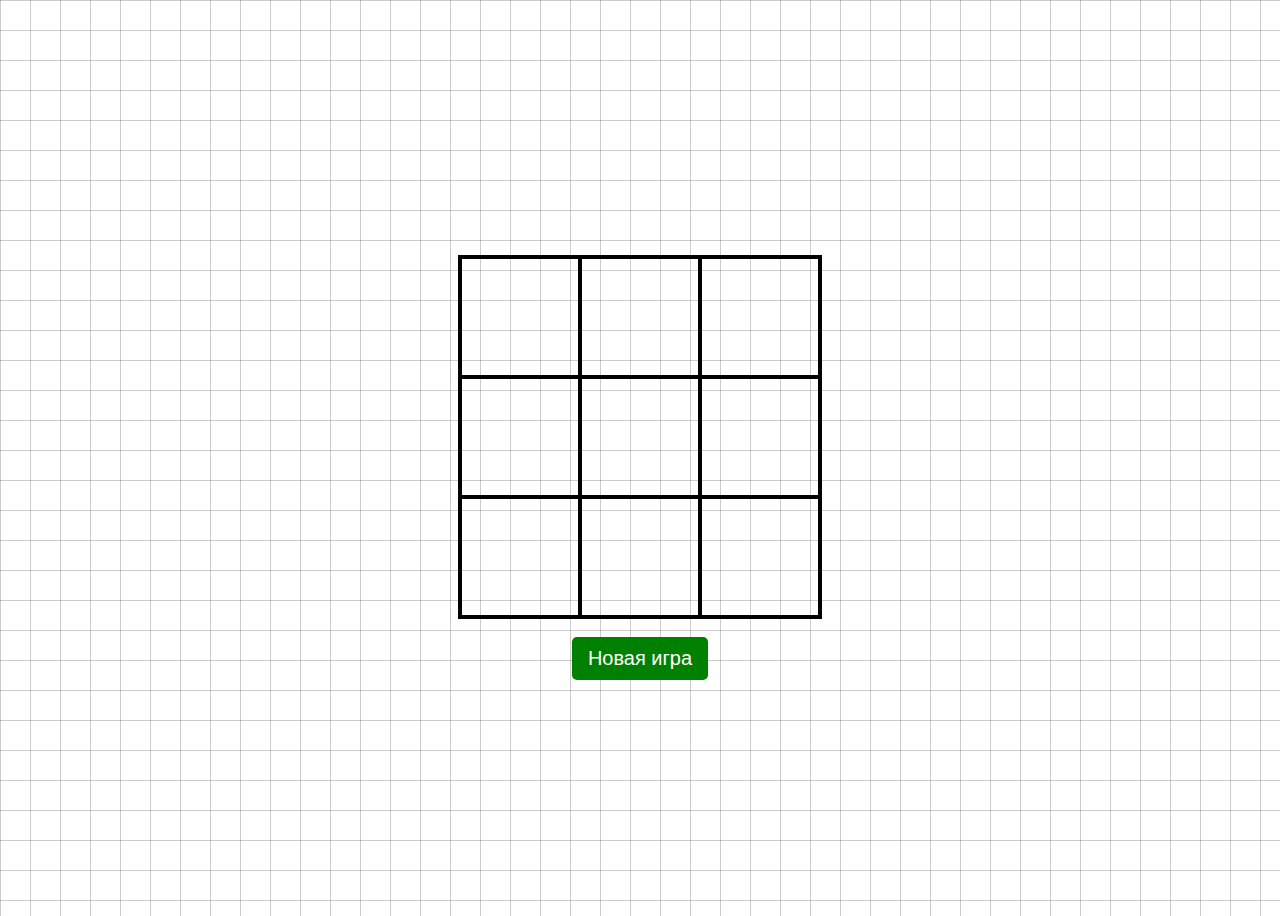
<file: lectures/1/index.html>
<!DOCTYPE html>
<html lang="en">
<head>
    <meta charset="UTF-8">
    <meta http-equiv="X-UA-Compatible" content="IE=edge">
    <meta name="viewport" content="width=device-width, initial-scale=1.0">
    <link rel="stylesheet" href="style.css">
    <title>Крестики-нолики</title>
</head>
<body>
    <div class="res"></div>
    <div class="game">
        <div class="field">
            <!--<svg class="circle">
                <circle r="45" cx="58" cy="58" stroke="blue"
                stroke-width="10"
                fill="none" />
            </svg> -->

            <!--<svg class="cross">
                <line class="first"
                x1="15" y1="15"
                x2="105" y2="105"
                stroke="red"
                stroke-width="10"
                stroke-linecap="round"/>

                <line class="second"
                x1="105" y1="15"
                x2="15" y2="105"
                stroke="red"
                stroke-width="10"
                stroke-linecap="round"/>
            </svg> -->
        </div>
        <div class="field"></div>
        <div class="field"></div>
        <div class="field"></div>
        <div class="field"></div>
        <div class="field"></div>
        <div class="field"></div>
        <div class="field"></div>
        <div class="field"></div>
    </div>
    <button class="new-game">Новая игра</button>
</body>
<script src="index.js"></script>
</html>
</file>
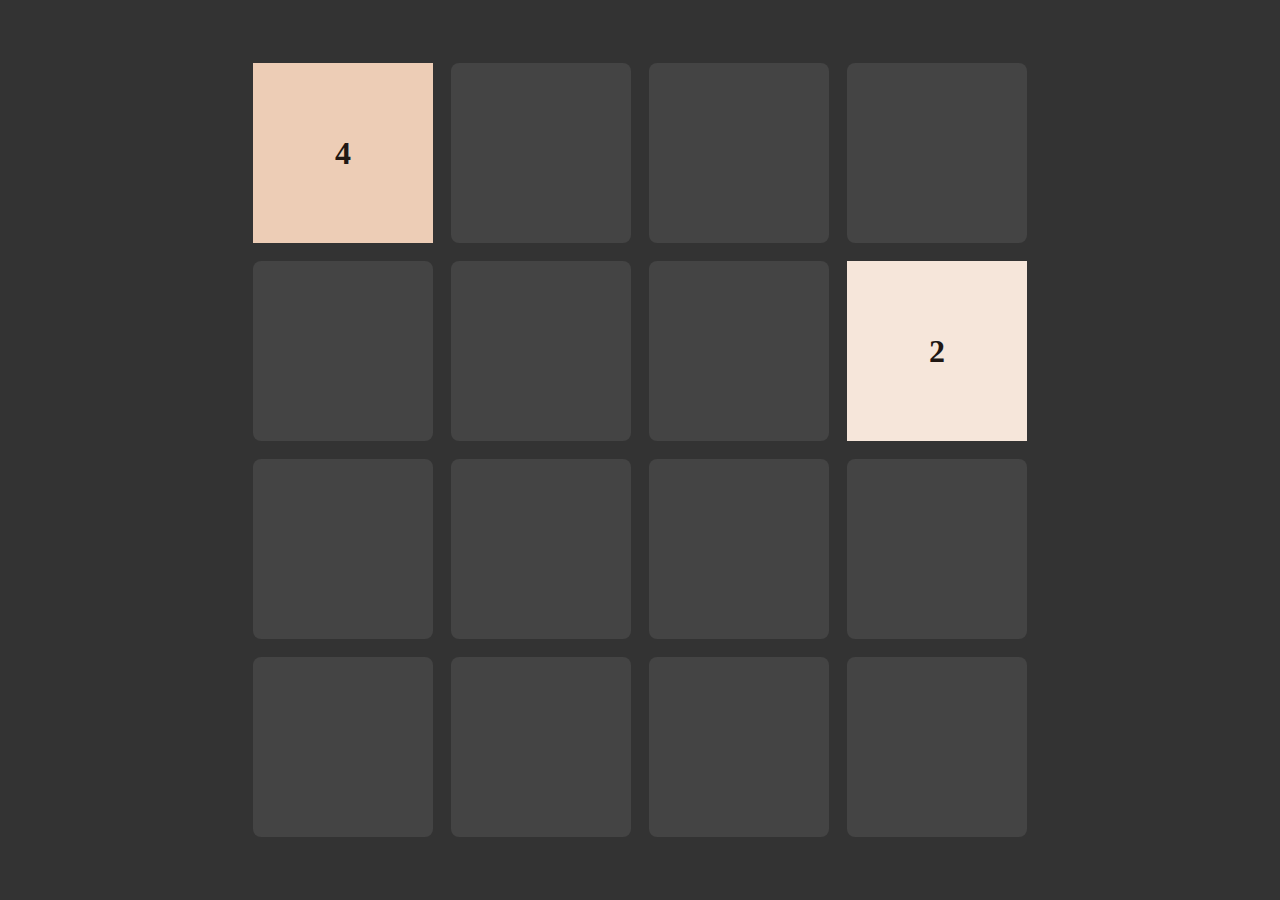
<file: lectures/2/index.html>
<!DOCTYPE html>
<html lang="en">
<head>
    <meta charset="UTF-8">
    <meta name="viewport" content="width=device-width, initial-scale=1.0">
    <link rel="stylesheet" href="style.css"/>
    <title>2048</title>
</head>
<body>
    <div class="game-board">

    </div>
</body>
<script defer src="app.js" type="module"></script>
</html>
</file>
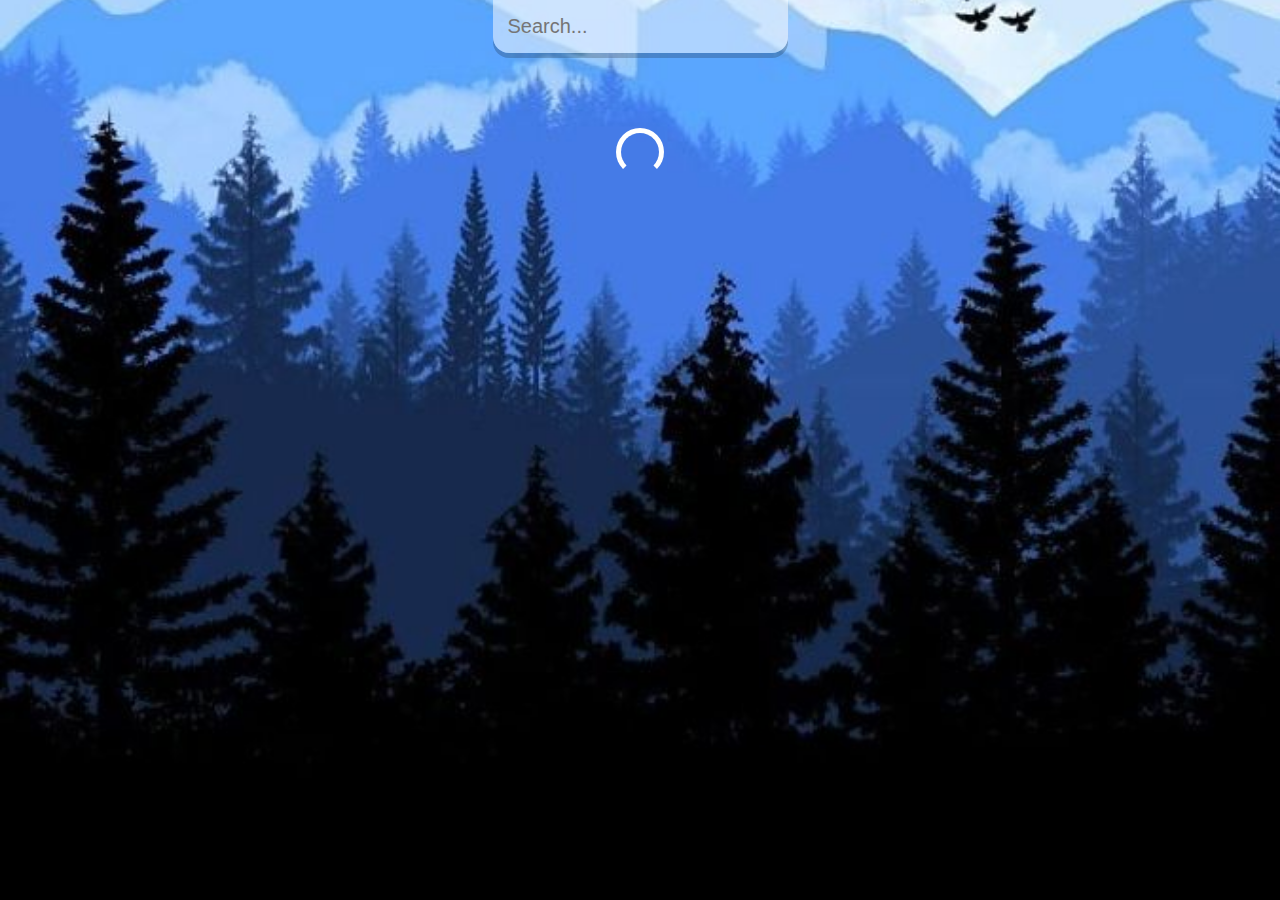
<file: lectures/3/index.html>
<!DOCTYPE html>
<html lang="en">
<head>
    <meta charset="UTF-8">
    <meta name="viewport" content="width=device-width, initial-scale=1.0">
    <link rel="stylesheet" href="style.css">
    <title>Weather</title>
</head>
<body>
    <div class="app">
        <main>
            <div class="search-box">
                <input type="text" placeholder="Search..." class="searchbar">
            </div>
            <div class="location-container">

            </div>
        </main>
    </div>
</body>
<script defer src="./main.js"></script>
</html>
</file>
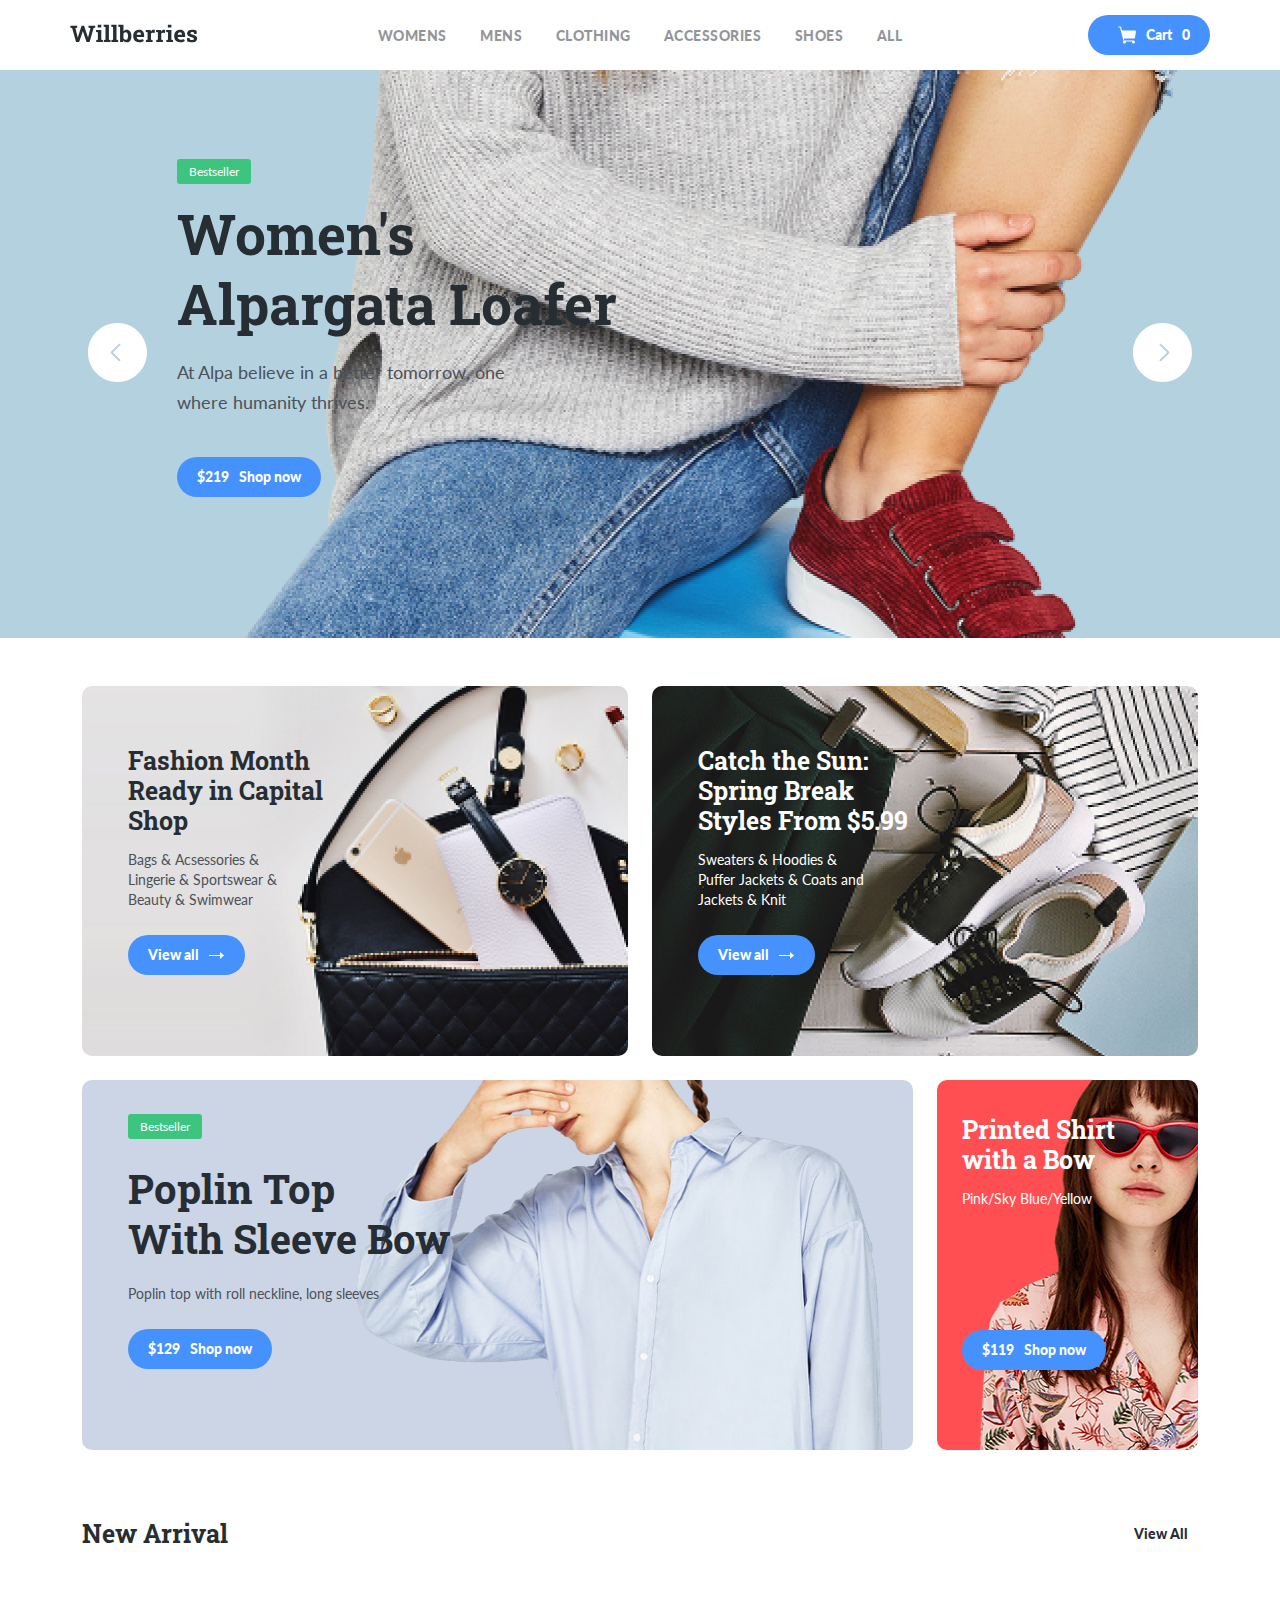
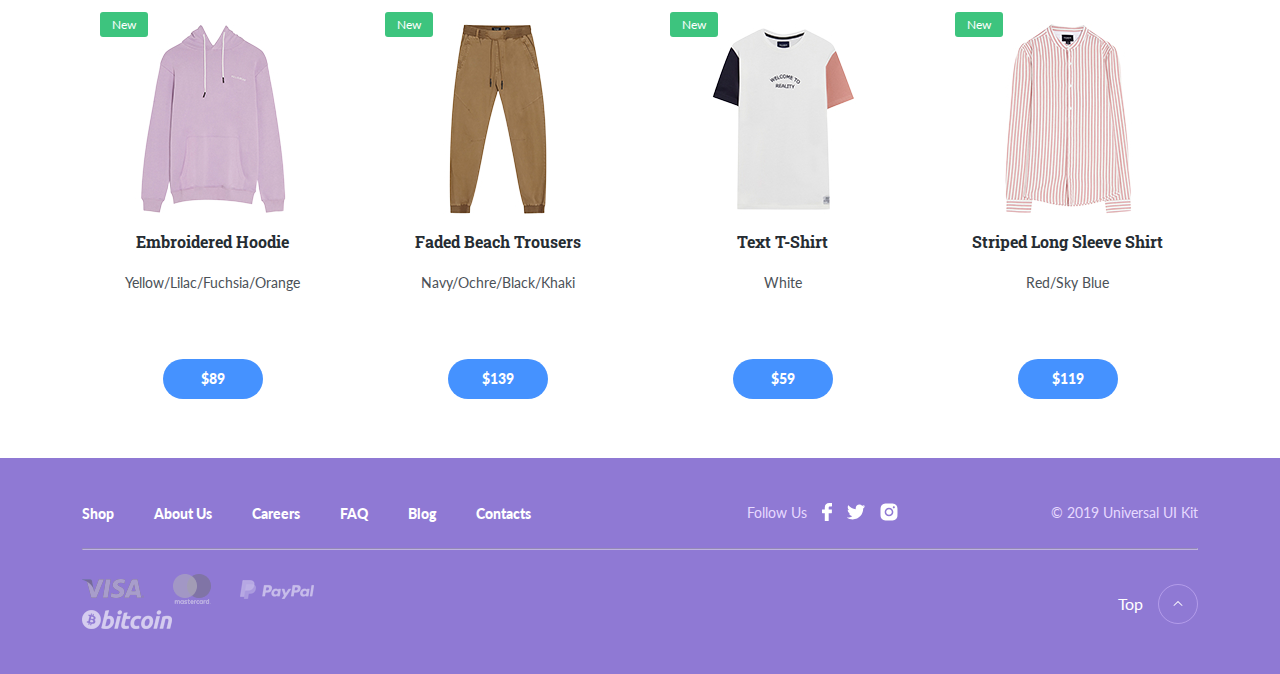
<file: lectures/4/index.html>
<!DOCTYPE html>
<html lang="en">
<head>
	<meta charset="UTF-8">
	<meta name="viewport" content="width=device-width, initial-scale=1.0">
	<title>Willberries</title>
	<link rel="preconnect" href="https://fonts.gstatic.com">
	<link rel="apple-touch-icon" sizes="180x180" href="favicon/apple-touch-icon.png">
	<link rel="icon" type="image/png" sizes="32x32" href="favicon/favicon-32x32.png">
	<link rel="icon" type="image/png" sizes="16x16" href="favicon/favicon-16x16.png">
	<link rel="mask-icon" href="favicon/safari-pinned-tab.svg" color="#5bbad5">
	<meta name="msapplication-TileColor" content="#da532c">
	<meta name="theme-color" content="#ffffff">
	<link href="https://fonts.googleapis.com/css2?family=Lato:wght@400;900&display=swap" rel="stylesheet">
	<link href="https://fonts.googleapis.com/css2?family=Roboto+Slab:wght@700&display=swap" rel="stylesheet">
	<link rel="stylesheet" href="css/bootstrap-grid.min.css">
	<link rel="stylesheet" href="css/swiper-bundle.min.css"/>
	<link rel="stylesheet" href="css/style.css">
</head>
<!-- class="show-goods" -->
<body id="body">
	<header class="container header px-4 px-md-0">
		<div class="row justify-content-between align-items-center">
			<div class="col-lg-2 col-6">
				<a href="#" class="logo-link">
					<img width="128" src="img/logo.svg" alt="logo: Willberries" class="logo-image">
				</a>
			</div>
			<div class="col-lg-6 d-none d-lg-block">
				<nav>
					<ul class="navigation d-flex justify-content-around">
						<li class="navigation-item">
							<a href="#" class="navigation-link" data-field="gender">Womens</a>
						</li>
						<li class="navigation-item">
							<a href="#" class="navigation-link" data-field="gender">Mens</a>
						</li>
						<li class="navigation-item">
							<a href="#" class="navigation-link" data-field="category">Clothing</a>
						</li>
						<li class="navigation-item">
							<a href="#" class="navigation-link" data-field="category">Accessories</a>
						</li>
						<li class="navigation-item">
							<a href="#" class="navigation-link" data-field="category">Shoes</a>
						</li>
						<li class="navigation-item">
							<a href="#" class="navigation-link" >All</a>
						</li>

					</ul>
				</nav>
			</div>
			<div class="col-lg-2 col-6 d-flex justify-content-end">
				<button class="button button-cart">
					<img class="button-icon" src="img/cart.svg" alt="icon: cart">
					<span class="button-text">Cart</span>
					<span class="button-text cart-count">0</span>
				</button>
			</div>
		</div>
		<!-- /.row -->
	</header>
	<section class="slider swiper-container">
		<div class="swiper-wrapper">
			<section class="slide slide-1 swiper-slide">
				<div class="container">
					<div class="row">
						<div class="col-lg-4 col-10 offset-lg-1">
							<span class="label">Bestseller</span>
							<h2 class="slide-title">Women's Alpargata Loafer</h2>
							<p class="slide-description">At Alpa believe in a better tomorrow, one where humanity thrives.</p>
							<button class="button add-to-cart" data-id="003">
								<span class="button-price">$219</span>
								<span class="button-text">Shop now</span>
							</button>
						</div>
						<!-- /.col-4 offset-lg-1 -->
					</div>
					<!-- /.row -->
				</div>
				<!-- /.container -->
			</section>
			<section class="slide slide-1 swiper-slide">
				<div class="container">
					<div class="row">
						<div class="col-lg-4 col-10 offset-lg-1">
							<span class="label">New</span>
							<h2 class="slide-title">Text T-Shirt</h2>
							<p class="slide-description">Women’s pearl basic knit sweater with a round neck. Available in several colours. Free shipping to stores.</p>
							<button class="button add-to-cart" data-id="004">
								<span class="button-price">$119</span>
								<span class="button-text">Shop now</span>
							</button>
						</div>
						<!-- /.col-4 offset-lg-1 -->
					</div>
					<!-- /.row -->
				</div>
				<!-- /.container -->
			</section>
			<section class="slide slide-1 swiper-slide">
				<div class="container">
					<div class="row">
						<div class="col-lg-4 col-10 offset-lg-1">
							<span class="label">Bestseller</span>
							<h2 class="slide-title">Sweater Choker Neck</h2>
							<p class="slide-description">Women’s pearl basic knit sweater with a round neck. Available in several colours. Free shipping to stores.</p>
							<button class="button add-to-cart" data-id="005">
								<span class="button-price">$319</span>
								<span class="button-text">Shop now</span>
							</button>
						</div>
						<!-- /.col-4 offset-lg-1 -->
					</div>
					<!-- /.row -->
				</div>
				<!-- /.container -->
			</section>
		</div>
		<!-- /.swiper-wrapper -->
		<div class="slider-nav">
			<div class="container">
				<div class="row justify-content-between">
					<div class="col-1">
						<button class="slider-button slider-button-prev">
							<img src="img/arrow-prev.svg" alt="icon: arrow-prev">
						</button>
					</div>
					<!-- /.col-1 -->
					<div class="col-1">
						<button class="slider-button slider-button-next">
							<img src="img/arrow-next.svg" alt="icon: arrow-prev">
						</button>
					</div>
					<!-- /.col-1 -->
				</div>
				<!-- /.row -->
			</div>
			<!-- /.container -->
		</div>
		<!-- /.slider-nav -->
	</section>
	<!-- /.slider -->
	<section class="special-offers container pt-5 pb-4">
		<div class="row mb-4">
			<div class="col-xl-6">
				<div class="card card-1 mb-4">
					<h3 class="card-title">Fashion Month Ready in Capital Shop</h3>
					<p class="card-text">Bags & Acsessories & Lingerie & Sportswear & Beauty & Swimwear</p>
					<button class="button">
						<span class="button-text">View all</span>
						<img src="img/arrow.svg" alt="icon: arrow" class="button-icon">
					</button>
				</div>
				<!-- /.card -->
			</div>
			<!-- /.col-6 -->
			<div class="col-xl-6">
				<div class="card card-2 mb-4">
					<h3 class="card-title text-light">Catch the Sun: Spring Break Styles From $5.99</h3>
					<p class="card-text text-light">Sweaters & Hoodies & Puffer Jackets & Coats and Jackets & Knit</p>
					<button class="button">
						<span class="button-text">View all</span>
						<img src="img/arrow.svg" alt="icon: arrow" class="button-icon">
					</button>
				</div>
				<!-- /.card -->
			</div>
			<!-- /.col-6 -->
			<div class="col-xl-9 col-lg-6 mb-4">
				<div class="card card-3">
					<span class="label">Bestseller</span>
					<h3 class="card-title large">Poplin Top <br>With Sleeve Bow</h3>
					<p class="card-text large">Poplin top with roll neckline, long sleeves</p>
					<button class="button add-to-cart" data-id="002">
						<span class="button-price">$129</span>
						<span class="button-text">Shop now</span>
					</button>
				</div>
				<!-- /.card -->
			</div>
			<!-- /.col-9 -->
			<div class="col-xl-3 col-lg-6">
				<div class="card card-4">
					<h3 class="card-title text-light mw-160">Printed Shirt with a Bow</h3>
					<p class="card-text text-light">Pink/Sky Blue/Yellow</p>
					<button class="button add-to-cart button-four" data-id="009">
						<span class="button-price">$119</span>
						<span class="button-text">Shop now</span>
					</button>
				</div>
				<!-- /.card -->
			</div>
			<!-- /.col-3 -->
		</div>
		<!-- /.row -->
		<div class="row align-items-center mb-4">
			<div class="col-9">
				<h2 class="section-title">New Arrival</h2>
			</div>
			<!-- /.col-9 -->
			<div class="col-3 d-flex justify-content-end">
				<a href="#" class="more">View All</a>
			</div>
			<!-- /.col-3 -->
		</div>
		<!-- /.row -->
		<div class="short-goods row">
			<div class="col-lg-3 col-sm-6">
				<div class="goods-card">
					<span class="label">New</span>
					<!-- /.label --><img src="img/image-119.jpg" alt="image: Hoodie" class="goods-image">
					<h3 class="goods-title">Embroidered Hoodie</h3>
					<!-- /.goods-title -->
					<p class="goods-description">Yellow/Lilac/Fuchsia/Orange</p>
					<!-- /.goods-description -->
					<!-- /.goods-price -->
					<button class="button goods-card-btn add-to-cart" data-id="012">
						<span class="button-price">$89</span>
					</button>
				</div>
				<!-- /.goods-card -->
			</div>
			<!-- /.col-3 -->
			<div class="col-lg-3 col-sm-6">
				<div class="goods-card">
					<span class="label">New</span>
					<!-- /.label --><img src="img/image-120.jpg" alt="image: Faded Beach Trousers" class="goods-image">
					<h3 class="goods-title">Faded Beach Trousers</h3>
					<!-- /.goods-title -->
					<p class="goods-description">Navy/Ochre/Black/Khaki</p>
					<!-- /.goods-description -->
					<button class="button goods-card-btn add-to-cart" data-id="011">
						<span class="button-price">$139</span>
					</button>
					<!-- /.goods-price -->
				</div>
				<!-- /.goods-card -->
			</div>
			<!-- /.col-3 -->
			<div class="col-lg-3 col-sm-6">
				<div class="goods-card">
					<span class="label">New</span>
					<!-- /.label --><img src="img/image-121.jpg" alt="image: Text T-Shirt" class="goods-image">
					<h3 class="goods-title">Text T-Shirt</h3>
					<!-- /.goods-title -->
					<p class="goods-description">White</p>
					<!-- /.goods-description -->
					<button class="button goods-card-btn add-to-cart" data-id="010">
						<span class="button-price">$59</span>
					</button>
					<!-- /.goods-price -->
				</div>
				<!-- /.goods-card -->
			</div>
			<!-- /.col-3 -->
			<div class="col-lg-3 col-sm-6">
				<div class="goods-card">
					<span class="label">New</span>
					<!-- /.label --><img src="img/image-122.jpg" alt="image: Striped Long Sleeve Shirt" class="goods-image">
					<h3 class="goods-title">Striped Long Sleeve Shirt</h3>
					<!-- /.goods-title -->
					<p class="goods-description">Red/Sky Blue</p>
					<!-- /.goods-description -->
					<button class="button goods-card-btn add-to-cart" data-id="001">
						<span class="button-price">$119</span>
					</button>
					<!-- /.goods-price -->
				</div>
				<!-- /.goods-card -->
			</div>
			<!-- /.col-3 -->
		</div>
		<!-- /.row -->
	</section>
	<!-- /.container -->
	<section class="long-goods">
		<div class="container">
			<div class="row align-items-center mb-4">
				<div class="col-12">
					<h2 class="section-title">Category</h2>
				</div>
				<!-- /.col-12 -->
			</div>
			<div class="row long-goods-list">
				<div class="col-lg-3 col-sm-6">
					<div class="goods-card">
						<span class="label">New</span>
						<!-- /.label --><img src="img/image-119.jpg" alt="image: Hoodie" class="goods-image">
						<h3 class="goods-title">Embroidered Hoodie</h3>
						<!-- /.goods-title -->
						<p class="goods-description">Yellow/Lilac/Fuchsia/Orange</p>
						<!-- /.goods-description -->
						<!-- /.goods-price -->
						<button class="button goods-card-btn add-to-cart" data-id="007">
							<span class="button-price">$89</span>
						</button>
					</div>
					<!-- /.goods-card -->
				</div>
				<!-- /.col-3 -->
				<div class="col-lg-3 col-sm-6">
					<div class="goods-card">
						<span class="label">New</span>
						<!-- /.label --><img src="img/image-120.jpg" alt="image: Faded Beach Trousers" class="goods-image">
						<h3 class="goods-title">Faded Beach Trousers</h3>
						<!-- /.goods-title -->
						<p class="goods-description">Navy/Ochre/Black/Khaki</p>
						<!-- /.goods-description -->
						<button class="button goods-card-btn add-to-cart" data-id="007">
							<span class="button-price">$139</span>
						</button>
						<!-- /.goods-price -->
					</div>
					<!-- /.goods-card -->
				</div>
				<!-- /.col-3 -->
				<div class="col-lg-3 col-sm-6">
					<div class="goods-card">
						<span class="label">New</span>
						<!-- /.label --><img src="img/image-121.jpg" alt="image: Text T-Shirt" class="goods-image">
						<h3 class="goods-title">Text T-Shirt</h3>
						<!-- /.goods-title -->
						<p class="goods-description">White</p>
						<!-- /.goods-description -->
						<button class="button goods-card-btn add-to-cart" data-id="007">
							<span class="button-price">$59</span>
						</button>
						<!-- /.goods-price -->
					</div>
					<!-- /.goods-card -->
				</div>
				<!-- /.col-3 -->
				<div class="col-lg-3 col-sm-6">
					<div class="goods-card">
						<span class="label">New</span>
						<!-- /.label --><img src="img/image-122.jpg" alt="image: Striped Long Sleeve Shirt" class="goods-image">
						<h3 class="goods-title">Striped Long Sleeve Shirt</h3>
						<!-- /.goods-title -->
						<p class="goods-description">Red/Sky Blue</p>
						<!-- /.goods-description -->
						<button class="button goods-card-btn add-to-cart" data-id="001">
							<span class="button-price">$119</span>
						</button>
						<!-- /.goods-price -->
					</div>
					<!-- /.goods-card -->
				</div>
				<!-- /.col-3 -->
				<div class="col-lg-3 col-sm-6">
					<div class="goods-card">
						<span class="label">New</span>
						<!-- /.label --><img src="img/image-119.jpg" alt="image: Hoodie" class="goods-image">
						<h3 class="goods-title">Embroidered Hoodie</h3>
						<!-- /.goods-title -->
						<p class="goods-description">Yellow/Lilac/Fuchsia/Orange</p>
						<!-- /.goods-description -->
						<!-- /.goods-price -->
						<button class="button goods-card-btn add-to-cart" data-id="007">
							<span class="button-price">$89</span>
						</button>
					</div>
					<!-- /.goods-card -->
				</div>
				<!-- /.col-3 -->
				<div class="col-lg-3 col-sm-6">
					<div class="goods-card">
						<span class="label">New</span>
						<!-- /.label --><img src="img/image-120.jpg" alt="image: Faded Beach Trousers" class="goods-image">
						<h3 class="goods-title">Faded Beach Trousers</h3>
						<!-- /.goods-title -->
						<p class="goods-description">Navy/Ochre/Black/Khaki</p>
						<!-- /.goods-description -->
						<button class="button goods-card-btn add-to-cart" data-id="007">
							<span class="button-price">$139</span>
						</button>
						<!-- /.goods-price -->
					</div>
					<!-- /.goods-card -->
				</div>
				<!-- /.col-3 -->
				<div class="col-lg-3 col-sm-6">
					<div class="goods-card">
						<span class="label">New</span>
						<!-- /.label --><img src="img/image-121.jpg" alt="image: Text T-Shirt" class="goods-image">
						<h3 class="goods-title">Text T-Shirt</h3>
						<!-- /.goods-title -->
						<p class="goods-description">White</p>
						<!-- /.goods-description -->
						<button class="button goods-card-btn add-to-cart" data-id="007">
							<span class="button-price">$59</span>
						</button>
						<!-- /.goods-price -->
					</div>
					<!-- /.goods-card -->
				</div>
				<!-- /.col-3 -->
				<div class="col-lg-3 col-sm-6">
					<div class="goods-card">
						<span class="label">New</span>
						<!-- /.label --><img src="img/image-122.jpg" alt="image: Striped Long Sleeve Shirt" class="goods-image">
						<h3 class="goods-title">Striped Long Sleeve Shirt</h3>
						<!-- /.goods-title -->
						<p class="goods-description">Red/Sky Blue</p>
						<!-- /.goods-description -->
						<button class="button goods-card-btn add-to-cart" data-id="001">
							<span class="button-price">$119</span>
						</button>
						<!-- /.goods-price -->
					</div>
					<!-- /.goods-card -->
				</div>
				<!-- /.col-3 -->
				<div class="col-lg-3 col-sm-6">
					<div class="goods-card">
						<span class="label">New</span>
						<!-- /.label --><img src="img/image-119.jpg" alt="image: Hoodie" class="goods-image">
						<h3 class="goods-title">Embroidered Hoodie</h3>
						<!-- /.goods-title -->
						<p class="goods-description">Yellow/Lilac/Fuchsia/Orange</p>
						<!-- /.goods-description -->
						<!-- /.goods-price -->
						<button class="button goods-card-btn add-to-cart" data-id="007">
							<span class="button-price">$89</span>
						</button>
					</div>
					<!-- /.goods-card -->
				</div>
				<!-- /.col-3 -->
				<div class="col-lg-3 col-sm-6">
					<div class="goods-card">
						<span class="label">New</span>
						<!-- /.label --><img src="img/image-120.jpg" alt="image: Faded Beach Trousers" class="goods-image">
						<h3 class="goods-title">Faded Beach Trousers</h3>
						<!-- /.goods-title -->
						<p class="goods-description">Navy/Ochre/Black/Khaki</p>
						<!-- /.goods-description -->
						<button class="button goods-card-btn add-to-cart" data-id="007">
							<span class="button-price">$139</span>
						</button>
						<!-- /.goods-price -->
					</div>
					<!-- /.goods-card -->
				</div>
				<!-- /.col-3 -->
				<div class="col-lg-3 col-sm-6">
					<div class="goods-card">
						<span class="label">New</span>
						<!-- /.label --><img src="img/image-121.jpg" alt="image: Text T-Shirt" class="goods-image">
						<h3 class="goods-title">Text T-Shirt</h3>
						<!-- /.goods-title -->
						<p class="goods-description">White</p>
						<!-- /.goods-description -->
						<button class="button goods-card-btn add-to-cart" data-id="007">
							<span class="button-price">$59</span>
						</button>
						<!-- /.goods-price -->
					</div>
					<!-- /.goods-card -->
				</div>
				<!-- /.col-3 -->
				<div class="col-lg-3 col-sm-6">
					<div class="goods-card">
						<span class="label">New</span>
						<!-- /.label --><img src="img/image-122.jpg" alt="image: Striped Long Sleeve Shirt" class="goods-image">
						<h3 class="goods-title">Striped Long Sleeve Shirt</h3>
						<!-- /.goods-title -->
						<p class="goods-description">Red/Sky Blue</p>
						<!-- /.goods-description -->
						<button class="button goods-card-btn add-to-cart" data-id="001">
							<span class="button-price">$119</span>
						</button>
						<!-- /.goods-price -->
					</div>
					<!-- /.goods-card -->
				</div>
				<!-- /.col-3 -->
			</div>
		</div>

	</section>
	<footer class="footer">
		<div class="container">
			<div class="row">
				<div class="col-xl-7 mb-4 mb-xl-0">
					<nav>
						<ul class="footer-menu d-sm-flex">
							<li class="footer-menu-item"><a href="#" class="footer-menu-link">Shop</a></li>
							<li class="footer-menu-item"><a href="#" class="footer-menu-link">About Us</a></li>
							<li class="footer-menu-item"><a href="#" class="footer-menu-link">Careers</a></li>
							<li class="footer-menu-item"><a href="#" class="footer-menu-link">FAQ </a></li>
							<li class="footer-menu-item"><a href="#" class="footer-menu-link">Blog</a></li>
							<li class="footer-menu-item"><a href="#" class="footer-menu-link">Contacts</a></li>
						</ul>
					</nav>
				</div>
				<!-- /.col-7 -->
				<div class="col-lg-3 d-flex align-items-center">
					<span class="footer-text">Follow Us</span>
					<span class="footer-social d-inline-flex align-items-center">
            <a href="#" class="social-link">
              <img src="img/Facebook.svg" alt="Facebook">
            </a>
            <a href="#" class="social-link">
              <img src="img/Twitter.svg" alt="Twitter">
            </a>
            <a href="#" class="social-link">
              <img src="img/Instagram.svg" alt="Instagram">
            </a>
          </span>
				</div>
				<!-- /.col-3 -->
				<div class="col-xl-2 col-lg-3 d-flex justify-content-lg-end mt-4 mt-lg-0">
					<span class="footer-text">© 2019 Universal UI Kit</span>
				</div>
				<!-- /.col-2 -->
			</div>
			<!-- /.row -->
			<hr class="footer-line mt-4 mb-4">
			<div class="row justify-content-between">
				<div class="col-lg-4 col-sm-9">
					<img class="payment-logo" src="img/visa.png" alt="visa logo">
					<img class="payment-logo" src="img/master-card.png" alt="master card logo">
					<img class="payment-logo" src="img/paypal.png" alt="paypal logo ">
					<img class="payment-logo" src="img/bitcoin.png" alt="bitcoin logo">
				</div>
				<!-- /.col-4 -->
				<div class="col-lg-2 col-sm-1 d-flex justify-content-end">
					<a href="#body" class="scroll-link top-link d-flex align-items-center">
						<span class="top-link-text">Top</span>
						<img src="img/top.svg" alt="icon: arrow top">
					</a>
				</div>
				<!-- /.col-2 -->
			</div>
			<!-- /.row -->
		</div>
		<!-- /.container -->
	</footer>
	<div class="overlay" id="modal-cart">
		<div class="modal">
			<header class="modal-header">
				<h2 class="modal-title">Cart</h2>
				<button class="modal-close">x</button>
			</header>
			<table class="cart-table">
				<colgroup>
					<col class="col-goods">
					<col class="col-price">
					<col class="col-minus">
					<col class="col-qty">
					<col class="col-plus">
					<col class="col-total-price">
					<col class="col-delete">
				</colgroup>
				<thead>
				<tr>
					<th>Good(s)</th>
					<th>Price</th>
					<th colspan="3">Qty.</th>
					<th colspan="2">Total</th>
				</tr>
				</thead>
				<tbody class="cart-table__goods">
				



				</tbody>
				<tfoot>
				<tr>
					<th colspan="5">Total:</th>
					<th class="card-table__total" colspan="2"></th>
				</tr>

				</tfoot>
			</table>
			<form class="modal-form" action="">
				<input class="modal-input" type="text" placeholder="Имя" name="nameCustomer">
				<input class="modal-input" type="text" placeholder="Телефон" name="phoneCustomer">
				<button class="button cart-buy">
					<span class="button-text">Checkout</span>
				</button>
			</form>
		</div>
	</div>
	<script src="js/swiper-bundle.min.js"></script>
	<script src="js/main.js"></script>
</body>
</html>
</file>
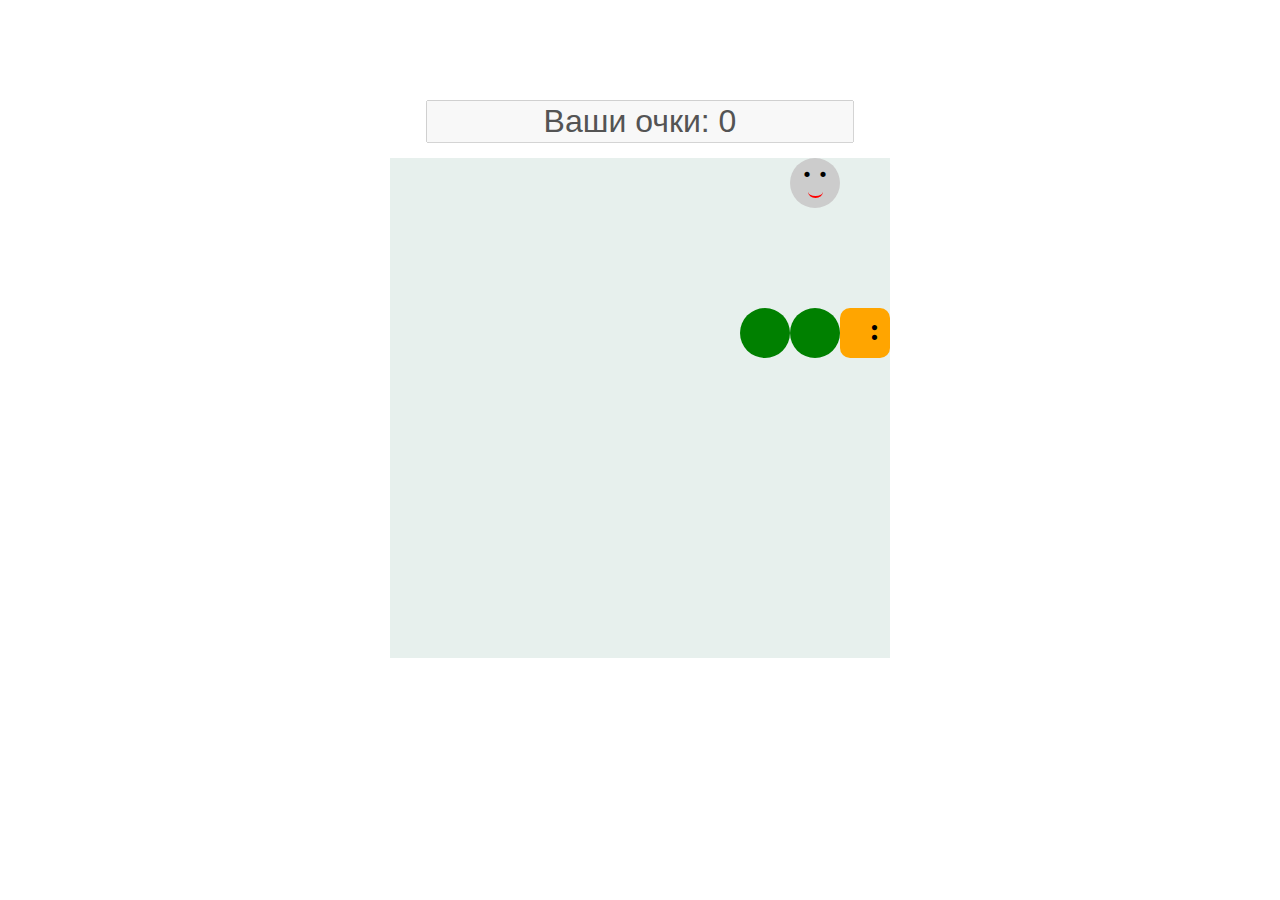
<file: lectures/5/index.html>
<!DOCTYPE html>
<html lang="en">
<head>
    <meta charset="UTF-8">
    <meta name="viewport" content="width=device-width, initial-scale=1.0">
    <link rel="stylesheet" href="style.css">
    <title>Змейка</title>
</head>
<body>
    
</body>
<script src="script.js"></script>
</html>
</file>
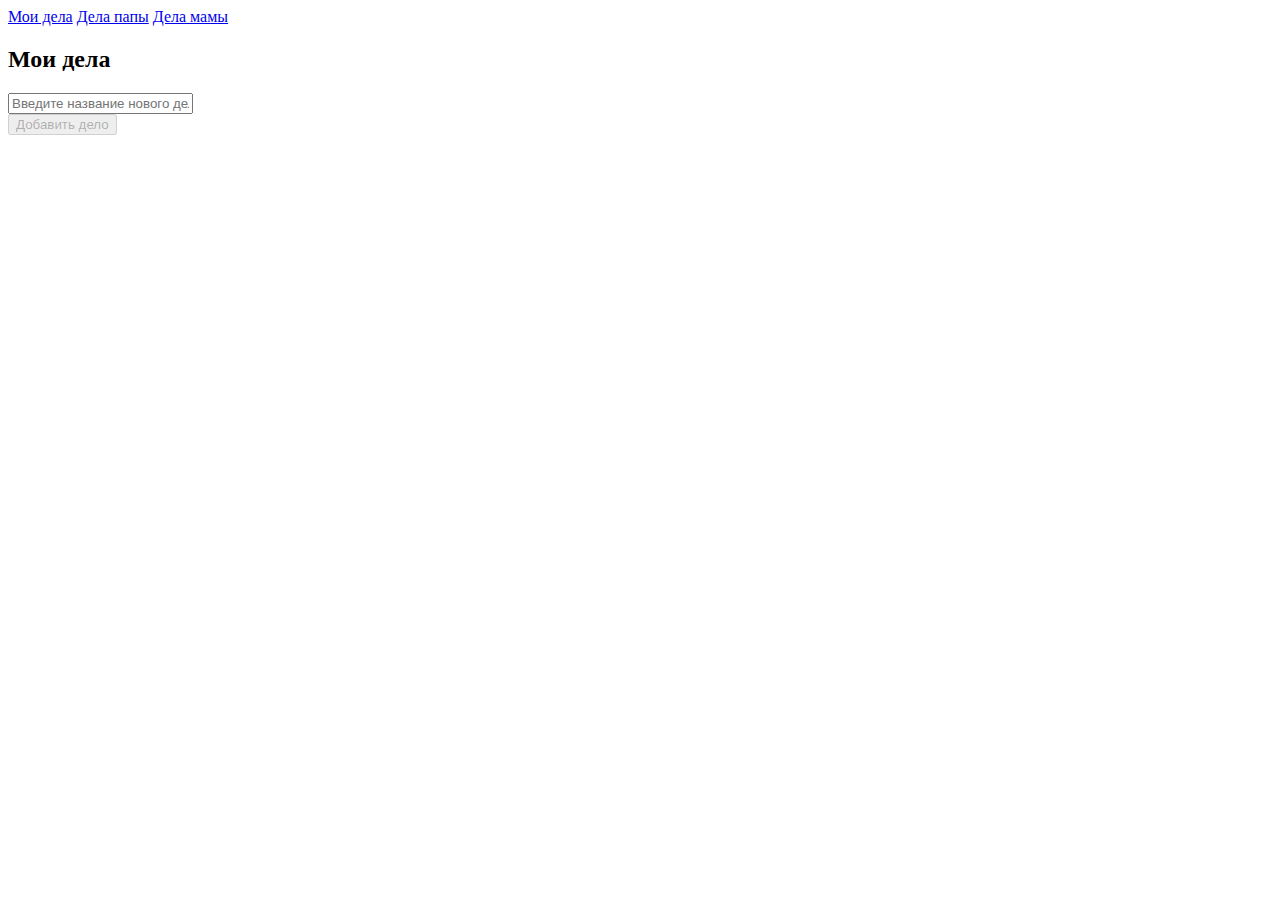
<file: Skillbox JavaScript/mod8/index.html>
<!DOCTYPE html>
<html lang="ru">
<head>
    <title>TODO</title>
    <meta charset="UTF-8">
    <meta name="viewport" content="width=device-width, initial-scale=1, shrink-to-fit=no">
    <link rel="stylesheet"
          href="https://cdn.jsdelivr.net/npm/bootstrap@4.5.3/dist/css/bootstrap.min.css"
          integrity="sha384-TX8t27EcRE3e/ihU7zmQxVncDAy5uIKz4rEkgIXeMed4M0jlfIDPvg6uqKI2xXr2"
          crossorigin="anonymous">
    <script defer src="todo-app.js"></script>
</head>
<body>
<div class="container mb-5">
    <nav class="nav">
        <a class="nav-link" href="index.html">Мои дела</a>
        <a class="nav-link" href="dad.html">Дела папы</a>
        <a class="nav-link" href="mom.html">Дела мамы</a>
    </nav>
</div>
<div id="todo-app" class="container"></div>
</body>
</html>
</file>
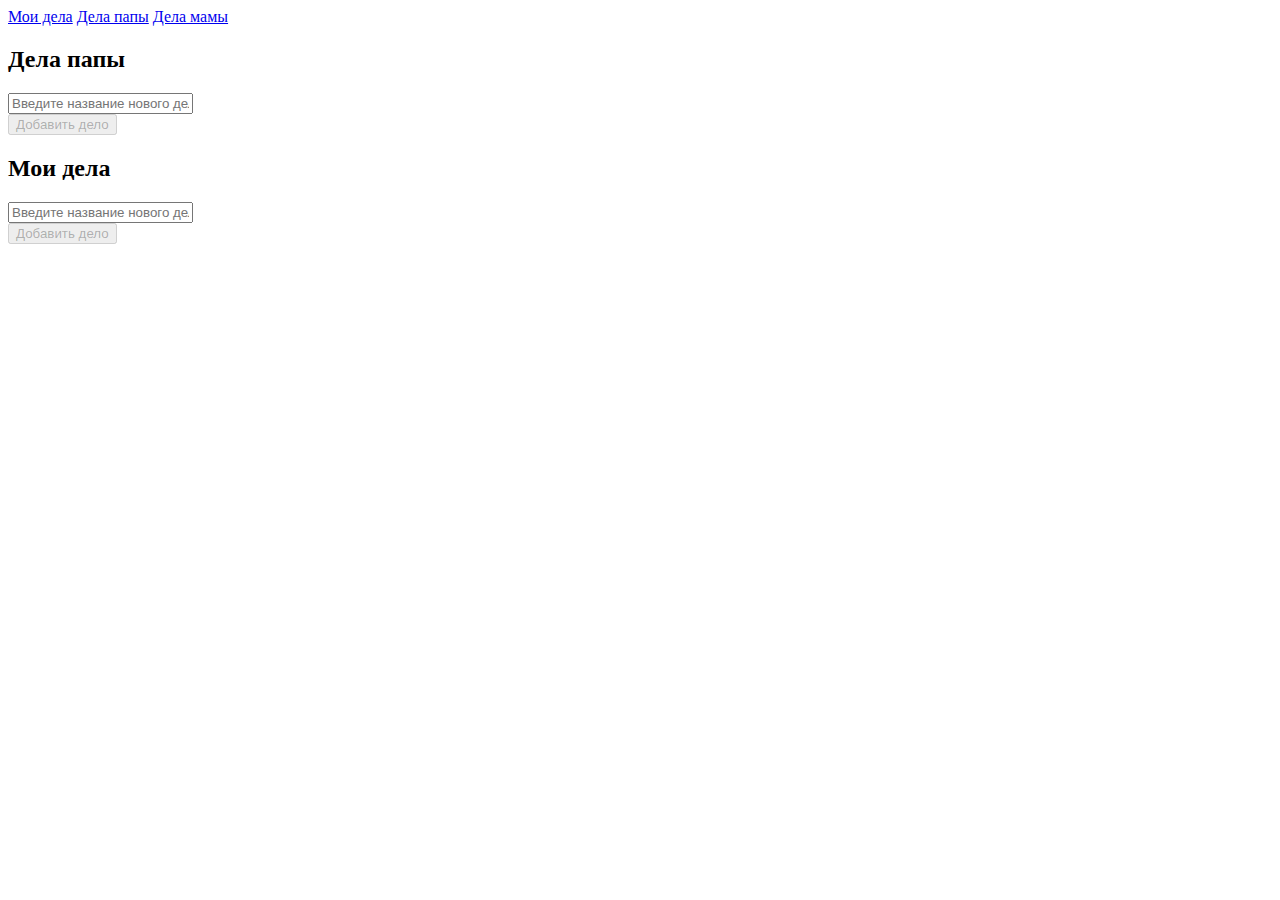
<file: Skillbox JavaScript/mod8/dad.html>
<!DOCTYPE html>
<html lang="ru">
    <head>
        <title>TODO</title>
        <meta charset="UTF-8">
        <meta name="viewport"
            content="width=device-width, initial-scale=1, shrink-to-fit=no">
        <link
            rel="stylesheet"
            href="https://cdn.jsdelivr.net/npm/bootstrap@4.5.3/dist/css/bootstrap.min.css" 
            integrity="sha384-TX8t27EcRE3e/ihU7zmQxVncDAy5uIKz4rEkgIXeMed4M0jlfIDPvg6uqKI2xXr2"
            crossorigin="anonymous">
        <script defer src="todo-app.js"></script>
        <script>
            document.addEventListener('DOMContentLoaded', function(){
                createTodoApp(document.getElementById('todo-app'), 'Дела папы');
            });
        </script>
    </head>
    <body>
        <div class="container mb-5">
            <nav class="nav">
                <a class="nav-link" href="index.html">Мои дела</a>
                <a class="nav-link" href="dad.html">Дела папы</a>
                <a class="nav-link" href="mom.html">Дела мамы</a>
            </nav>
        </div>
        <div id="todo-app" class="container"></div>
    </body>
</html>
</file>
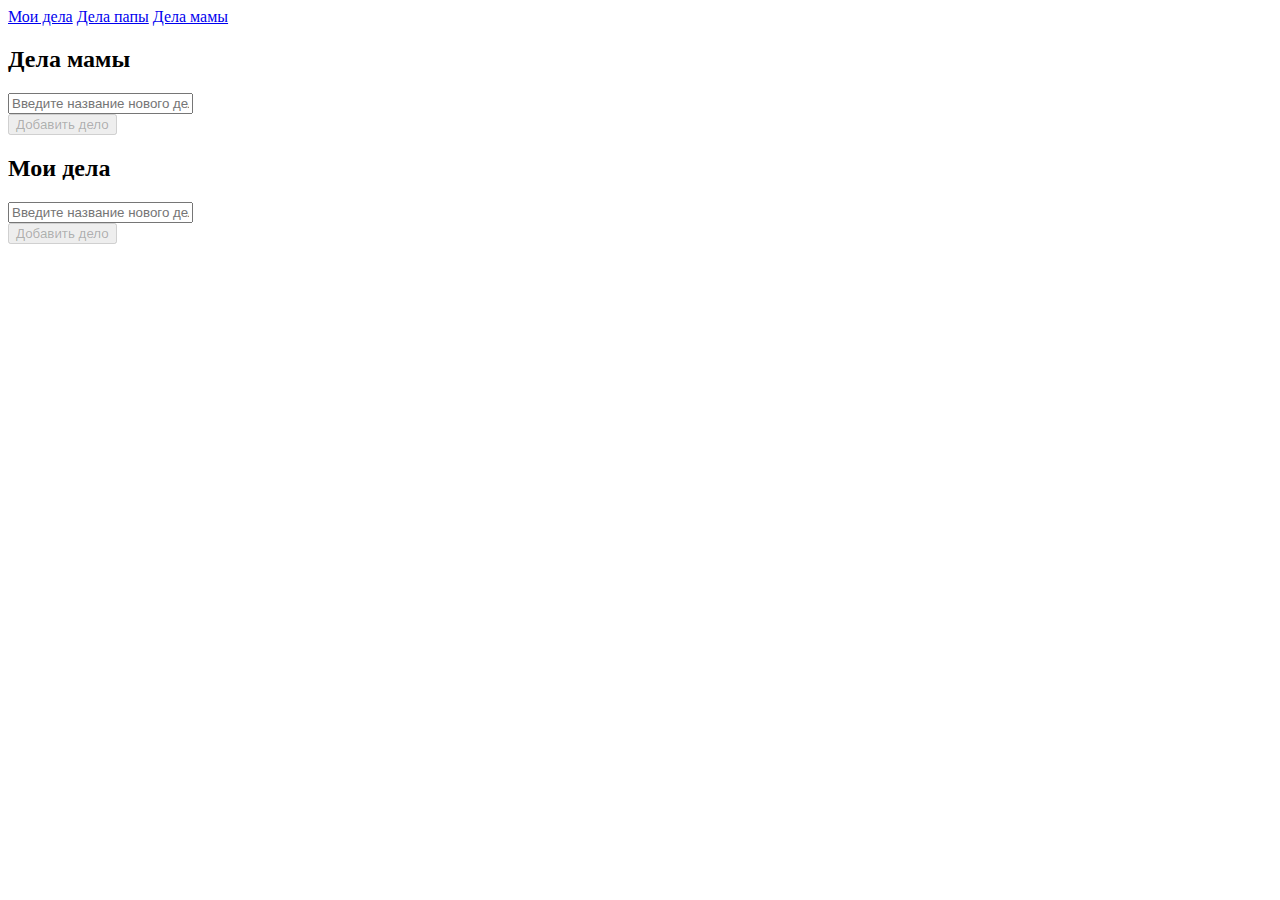
<file: Skillbox JavaScript/mod8/mom.html>
<!DOCTYPE html>
<html lang="ru">
    <head>
        <title>TODO</title>
        <meta charset="UTF-8">
        <meta name="viewport"
            content="width=device-width, initial-scale=1, shrink-to-fit=no">
        <link
            rel="stylesheet"
            href="https://cdn.jsdelivr.net/npm/bootstrap@4.5.3/dist/css/bootstrap.min.css" 
            integrity="sha384-TX8t27EcRE3e/ihU7zmQxVncDAy5uIKz4rEkgIXeMed4M0jlfIDPvg6uqKI2xXr2"
            crossorigin="anonymous">
        <script defer src="todo-app.js"></script>
        <script>
            document.addEventListener('DOMContentLoaded', function(){
                createTodoApp(document.getElementById('todo-app'), 'Дела мамы');
            });
        </script>
    </head>
    <body>
        <div class="container mb-5">
            <nav class="nav">
                <a class="nav-link" href="index.html">Мои дела</a>
                <a class="nav-link" href="dad.html">Дела папы</a>
                <a class="nav-link" href="mom.html">Дела мамы</a>
            </nav>
        </div>
        <div id="todo-app" class="container"></div>
    </body>
</html>
</file>
<file: lectures/1/style.css>
* {
box-sizing: border-box;
}

body {
    height: 100vh;
    display: flex;
    flex-direction: column;
    justify-content: center;
    align-items: center;
    background: linear-gradient(rgba(0, 0, 0, 0.4), transparent 1px), 
    linear-gradient(90deg, rgba(0, 0, 0, 0.4), transparent 1px);
    background-size: 30px 30px;
    row-gap: 20px;
}

.res {
    color:green;
    font-weight: bold;
    font-size: 40px;
    font-family: 'Gill Sans', 'Gill Sans MT', Calibri, 'Trebuchet MS', sans-serif;
}

.game {
    width: 360px;
    height: 360px;
    display: flex;
    flex-wrap: wrap;
    outline: 2px solid #000;
}


.field {
    width: 120px;
    height: 120px;
    border: 2px solid #000;
    cursor: pointer;
}

.field.active {
    background-color: rgba(0, 255, 0, 0.5);
}

.new-game{
    border: none;
    color: #fff;
    background: green;
    padding: 10px 16px;
    font-size: 20px;
    border-radius: 5px;
    cursor: pointer;
}

.circle {
    width: 100%;
    height: 100%;
    stroke-dasharray: 283;
    stroke-dashoffset: 283;
    animation: draw 0.6s forwards;
}
.first, .second{
    stroke-dasharray: 128;
    stroke-dashoffset: 128;
}

.first {
    animation: draw 0.6s forwards;
}

.second {
    animation: draw 0.6s 0.6s forwards;
}

@keyframes draw {
    100% {
        stroke-dashoffset: 0;
    }
}
</file>
<file: lectures/2/style.css>
* {
    box-sizing: border-box;
    margin: 0;
    padding: 0;
}

body {
    background-color: #333;
    display: flex;
    justify-content: center;
    align-items: center;
    height: 100vh;
}

.game-board {
    position: relative;
    display: grid;
    grid-template-columns: repeat(4, 20vmin);
    grid-template-rows: repeat(4, 20vmin);
    gap: 2vmin;
    border-radius: 8px;
}

.cell {
    background: #444;
    border-radius: 8px;
}

.tile {
    --x: 0;
    --y: 0;
    position: absolute;
    top: calc(var(--y) * 22vmin);
    left: calc(var(--x) * 22vmin);
    display: flex;
    justify-content: center;
    align-items: center;
    width: 20vmin;
    height: 20vmin;
    font-size: 2rem;
    font-weight: bold;
    background: hsl(25, 60%, var(--bgLightness));
    color: hsl(20, 25%, var(--textLightness));
}
</file>
<file: lectures/3/style.css>
* {
    margin: 0;
    padding: 0;
    box-sizing: border-box;
    color: #fff;
}

body {
    font-family: Arial, Helvetica, sans-serif;
}

.app {
    background-image: url('./assets/cold-bg.jpg');
    background-size: cover;
    background-position: bottom;
}

.app.warm {
    background-image: url('./assets/warm-bg.jpg');
}

main {
    height: 100vh;
    background: linear-gradient(to bottom, rgba(0,0,0,0.2), rgba(0,0,0,0,75));
    padding: 25px;
}

.search-box {
    width: 100%;
    margin: 0 auto 75px;
}

.searchbar {
    display: block;
    padding: 15px;
    margin: 0 auto;
    border: none;
    outline: none;
    background: rgba(255, 255, 255, 0.5);
    border-radius: 0 0 16px 16px;
    margin-top: -25px;
    box-shadow: 0px 5px rgba(0, 0, 0, 0.2);
    color: #313131;
    font-size: 20px;
}

.searchbar:focus {
    background: rgba(255, 255, 255, 0.75);
}

.location-box .location {
    color: #fff;
    font-size: 32px;
    font-weight: 500;
    text-align: center;
    text-shadow: 3px 3px rgba(50, 50, 70, 0.5);
}

.location-box .date {
    color: #fff;
    font-size: 20px;
    font-weight: 500;
    font-style: italic;
    text-align: center;
    text-shadow: 2px 2px rgba(50, 50, 70, 0.5);
}

.weather-box {
    text-align: center;
}

.weather-box .temp {
    margin-block: 30px;
    background-color: rgba(0,0,0,0.2);
    border-radius: 16px;
    padding: 15px 25px;
    font-size: 102px;
    font-weight: 900;
    text-shadow: 3px 6px rgba(50, 50, 70, 0.5);
    box-shadow: 3px 6px rgba(50, 50, 70, 0.2);
}

.weather-box .weather {
    font-size: 48px;
    font-weight: 700;
    text-shadow: 3px 3px rgba(50, 50, 70, 0.5);
}

.loader {
    width: 48px;
    height: 48px;
    border: 5px solid #fff;
    border-bottom-color: transparent;
    border-radius: 50%;
    display: block;
    box-sizing: border-box;
    margin: 0 auto;
    animation: rotation 1s linear infinite;
}

@keyframes rotation {
    0% {
        transform: rotate(0deg);
    }
    100% {
        transform: rotate(360deg);
    }
}
</file>
<file: lectures/4/css/style.css>
* {
    box-sizing: border-box;
}

body {
    margin: 0;
    font-family: 'Lato', sans-serif;
}

img {
    max-width: 100%;
    height: auto;
}

.header {
    padding: 15px 0;
}

.navigation {
    list-style: none;
    padding: 0;
    margin: 0;
}

.navigation-link {
    text-decoration: none;
    text-transform: uppercase;
    color: #939699;
    font-family: 'Lato', sans-serif;
    font-style: normal;
    font-weight: 900;
    font-size: 14px;
    line-height: 20px;
    letter-spacing: 0.5px;
}

button {
    cursor: pointer;
}

.button {
    padding: 10px 20px;
    background: #4592FF;
    border-radius: 20px;
    border: none;
    color: #fff;
    font-family: 'Lato',
    sans-serif;
    font-style: normal;
    font-weight: 900;
    font-size: 14px;
    line-height: 20px;
    display: flex;
    align-items: center;
}

.button-icon, .button-price {
    margin-right: 10px;
    
}

.button-icon {
    margin-left: 10px;
}

.button-icon:last-child {
    margin-right: 0;
    
}

.cart-count {
    margin-left: 10px;
}

.show-goods .slider,
.show-goods .special-offers {
    display: none;
}

.long-goods {
    display: none;
}

.show-goods .long-goods {
    display: block;
}

.slide {
    padding-top: 90px;
    padding-bottom: 110px;
    min-height: 568px;
}

.slide-1 {
    background: #B4D1E0 url('../img/slide-image-1.png') no-repeat top right 30%;
}

.slide-2 {
    background: #b9e0b4 url('../img/slide-image-1.png') no-repeat top right 30%;
}

.label {
    background-color: #3DC47E;
    border-radius: 3px;
    padding: 5px 12px;
    color: #fff;
    font-size: 12px;
    line-height: 15px;
}

.slide-title {
    color: #262D33;
    font-size: 55px;
    line-height: 70px;
    font-family: 'Roboto Slab',
    serif;
    margin-top: 20px;
    margin-bottom: 15px;
}

.slide-description {
    font-size: 18px;
    line-height: 30px;
    color: #4B5157;
    max-width: 335px;
    margin-bottom: 40px;
}

.slider {
    position: relative;
}

.slider-nav {
    position: absolute;
    top: 50%;
    width: 100%;
    transform: translateY(-50%);
    z-index: 9;
}

.slider-button {
    background-color: transparent;
    border: none;
    cursor: pointer;
}

.card {
    min-height: 370px;
    border-radius: 10px;
    padding-top: 60px;
    padding-left: 46px;
    padding-right: 46px;
    padding-bottom: 80px;
}

.card-1 {
    background: #E3E2E3 url('../img/card-image-1.jpg') no-repeat top right;
    background-size: cover;
}

.card-2 {
    background: #000 url('../img/card-image-2.jpg') no-repeat top right;
    background-size: cover;
}

.card-3 {
    padding-top: 35px;
    background: #CCD5E6 url('../img/card-image-3.png') no-repeat top right 10%;
    background-size: contain;
}

.card-4 {
    display: flex;
    flex-direction: column;
    align-items: flex-start;
    padding-top: 35px;
    padding-left: 25px;
    background: #FF4F52 url('../img/card-image-4.png') no-repeat top right;
    background-size: contain;
}

.goods-card-btn {
    display: block;
    width: 100px;
    margin: auto auto 0;
}

.goods-card-btn .button-price{
    margin: 0;
}

.card-title {
    color: #262D33;
    font-size: 25px;
    line-height: 30px;
    font-family: 'Roboto Slab',
    serif;
    max-width: 222px;
    margin: 0;
}

.card-title.large {
    max-width: 420px;
    font-size: 40px;
    line-height: 50px;
    margin-top: 30px;
    margin-bottom: 20px;
}

.card-text {
    max-width: 176px;
    color: #4B5157;
    font-size: 14px;
    line-height: 20px;
    margin-bottom: 25px;
}

.card-text.large {
    max-width: 320px;

}

.card-price {
    color: #ffffff;
    font-size: 14px;
    line-height: 20px;
    font-weight: 900;
}

.text-light {
    color: #fff
}

.section-title {
    font-family: 'Roboto Slab',
    serif;
    font-size: 25px;
    line-height: 30px;
    color: #262D33;
}

.more {
    text-decoration: none;
    color: #262D33;
    font-weight: 900;
    font-size: 14px;
    line-height: 20px;
    padding: 10px;
}

.goods-card {
    display: flex;
    flex-direction: column;
    position: relative;
    text-align: center;
    padding: 30px 35px 35px;
    min-height: 440px;
}

.goods-card .label {
    position: absolute;
    left: 18px;
    top: 18px;
}

.goods-title {
    margin-top: 15px;
    margin-bottom: 5px;
    color: #262D33;
    font-size: 16px;
    line-height: 25px;
    font-family: 'Roboto Slab',
    serif;
}

.goods-image {
    object-fit: contain;
    height: 190px;
}

.goods-description {
    color: #4B5157;
    font-size: 14px;
    line-height: 20px;
}

.goods-price {
    color: #262D33;
    margin-top: 30px;
    font-size: 18px;
    line-height: 30px;
    font-weight: 900;
}

.button-four {
    margin-top: auto;
}

.footer-menu {
    list-style-type: none;
    margin: 0;
    padding: 0;
}

.footer {
    background: #8F79D4;
    padding-top: 45px;
    padding-bottom: 40px;
    color: #fff;
}

.footer-menu-item:not(:last-child) {
    margin-right: 40px;
}

.footer-menu-link {
    color: #fff;
    text-decoration: none;
    font-weight: 900;
    font-size: 14px;
    line-height: 20px;
}

.social-link {
    text-decoration: none;
    margin-left: 15px;
}

.footer-text {
    color: #E7D9FF;
    font-size: 14px;
    line-height: 20px;
}

.footer-line {
    opacity: 0.5;
}

.top-link {
    text-decoration: none;
    color: #fff;
}

.top-link-text {
    margin-right: 15px;
}

.payment-logo {
    vertical-align: middle;
    margin-right: 25px;
}

.overlay {
    display: none;
    justify-content: center;
    align-items: center;
    position: fixed;
    top: 0;
    bottom: 0;
    left: 0;
    right: 0;
    z-index: 999;
    background-color: rgba(0,0,0,0.3);
}

.overlay.show {
    display: flex;
}

.modal {
    background-color: #e0e0ff;
    min-width: 600px;
    max-height: 400px;
    padding: 30px;
    overflow: scroll;
    position: relative;
}

.modal-header{
    display: flex;
    justify-content: space-between;
}

.modal-title {
    margin-top: 0;
    margin-bottom: 15px;
}

.modal-close {
    position: absolute;
    background-color: transparent;
    right: 15px;
    top: 15px;
    font-size: 24px;
    border: none;
}

.modal-form {
    display: flex;
    justify-content: space-between;
    flex-wrap: wrap;
}

.modal-input {
    margin-right: 30px;
    height: 40px;
    padding: 10px;
    border-radius: 20px;
    border-style: none;
    margin-bottom: 30px;
}

.cart-table {
    border-collapse: collapse;
    min-width: 540px;
    margin-bottom: 15px;
}

.cart-table th,
.cart-table td{
    text-align: left;
    border: 1px solid black
}

.cart-buy{
    background-color: #28a745;
    border-color: #28a745;
    display: block;
    margin-left: auto;
    height: 40px;
}


.mw-160 {
    max-width: 160px;
}


.col-price {
    width: 100px;
}

.col-minus {
    width: 15px;
}

.col-qty {
    width: 15px;
}

.col-plus {
    width: 15px;
}

.col-total-price {
    width: 120px;
}

.col-delete {
    width: 5px;
}


@media (max-width: 1200px) {
    .slide-1 {
        background-size: cover;
    }

    .card-3 {
        background-size: cover;
    }
}

@media (max-width: 992px) {
    .slider-nav {
        display: none;
    }

    .modal {
        min-width: 400px;
        max-height: 300px;
        padding: 20px;
    }

}

@media (max-width: 576px) {
    .slide-title {
        font-size: 36px;
        line-height: 1.4;
        margin-bottom: 0;
    }

    .card {
        background-position: left top;
    }

    .card-4 {
        background-position: right top;
    }

    .card {
        padding: 30px;
        min-height: 300px;
    }

    .modal {
        min-width: 300px;
        max-height: 400px;
        padding: 20px;
    }

}
</file>
<file: lectures/5/style.css>
* {
    box-sizing: border-box;
}

body {
    display: flex;
    flex-direction: column;
    align-items: center;
    row-gap: 15px;
    margin: 100px;
}

.field {
    width: 500px;
    height: 500px;
    display: flex;
    flex-wrap: wrap;
    background: #e7f0ed;
}

.excel {
    width: 50px;
    height: 50px;
    padding: 5px;
}

.snake-body {
    background: green;
    border-radius: 50%;
}

.snake-head {
    background: orange;
    border-radius: 20%;
    position: relative;
}

.snake-head::before {
    content: ":";
    position: absolute;
    font-size: 2rem;
    font-weight: bold;
    line-height: 1;
    right: 10px;
}

.mouse {
    background: #ccc;
    border-radius: 50%;
    position: relative;
}

.mouse::before {
    content: ". .";
    position: absolute;
    font-size: 2rem;
    line-height: 0.5;
    font-weight: bold;
    top: 0;
    width: 80%;
    text-align: center;
}

.mouse::after {
    content: "";
    height: 10px;
    width: 30%;
    border-radius: 50%;
    border-bottom: 2px solid red;
    position: absolute;
    bottom: 10px;
    left: 35%;
}

input {
    font-size: 2rem;
    text-align: center;
}
</file>
